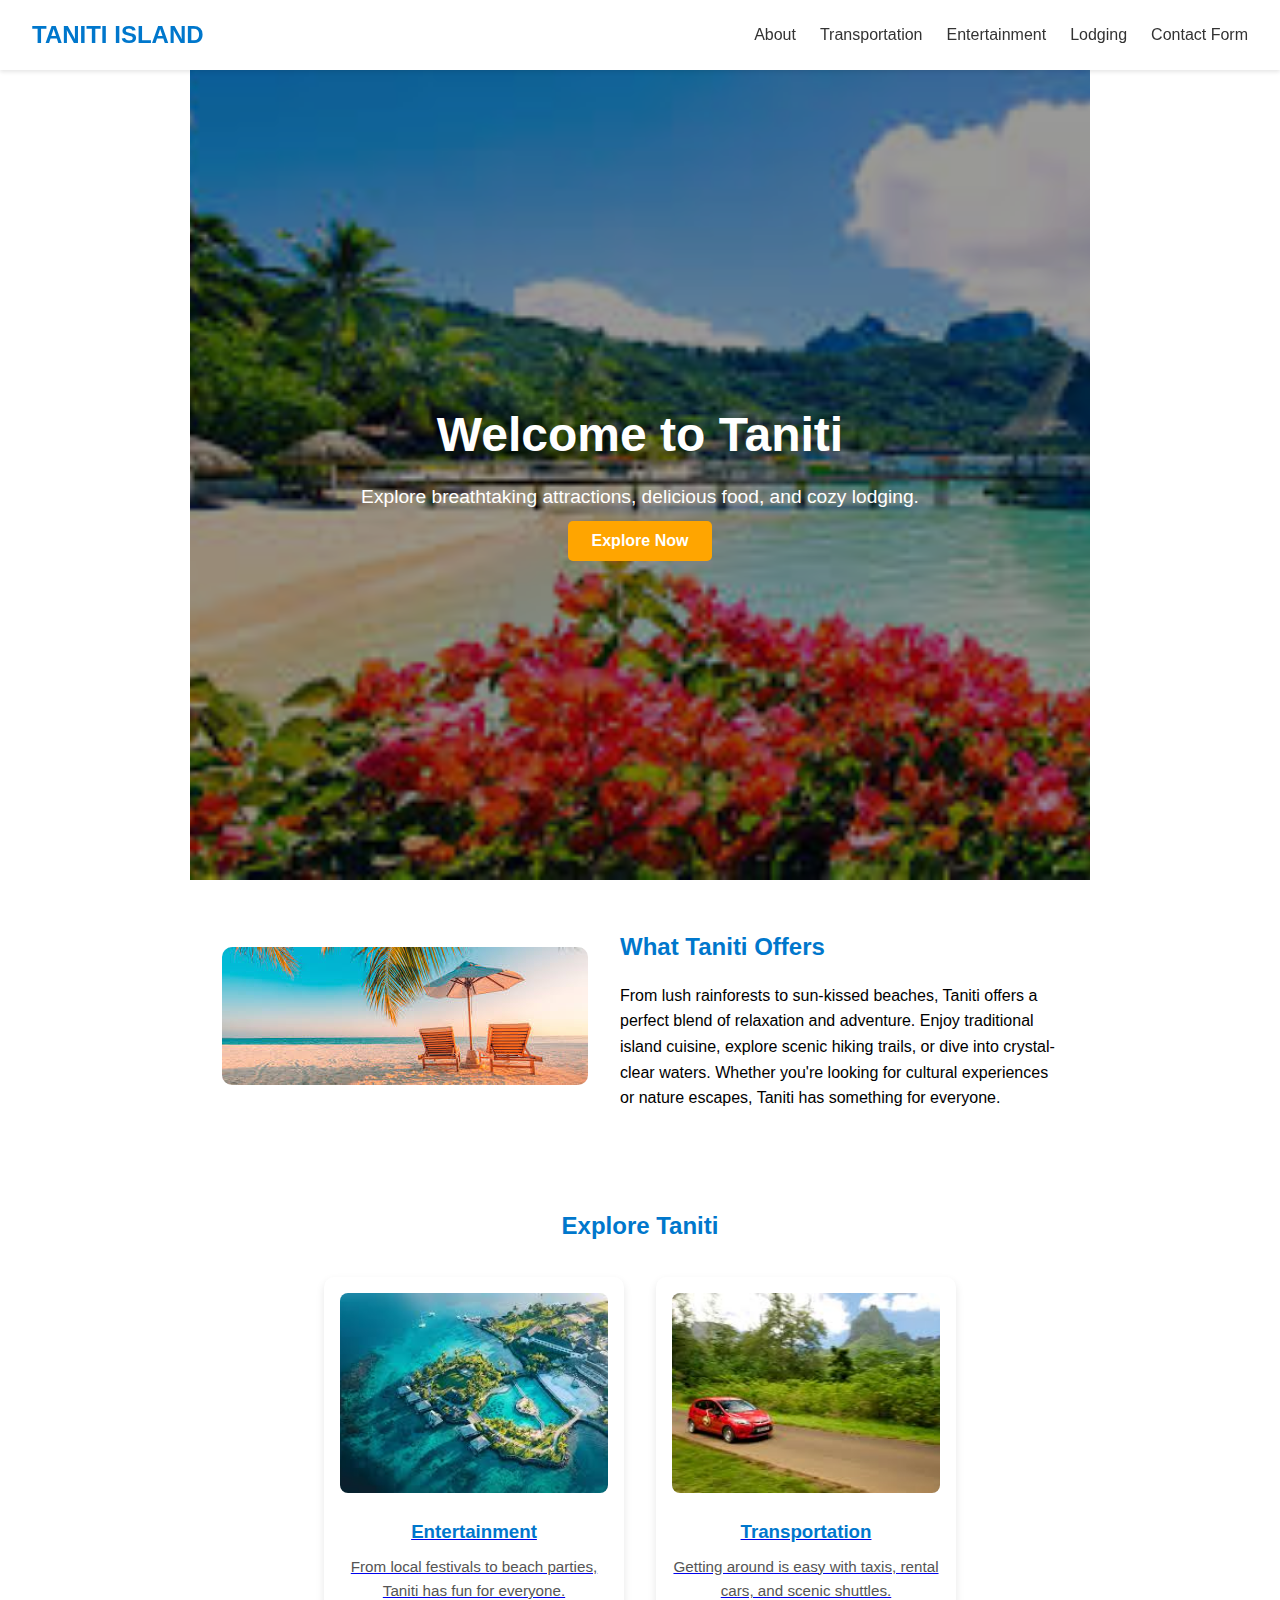
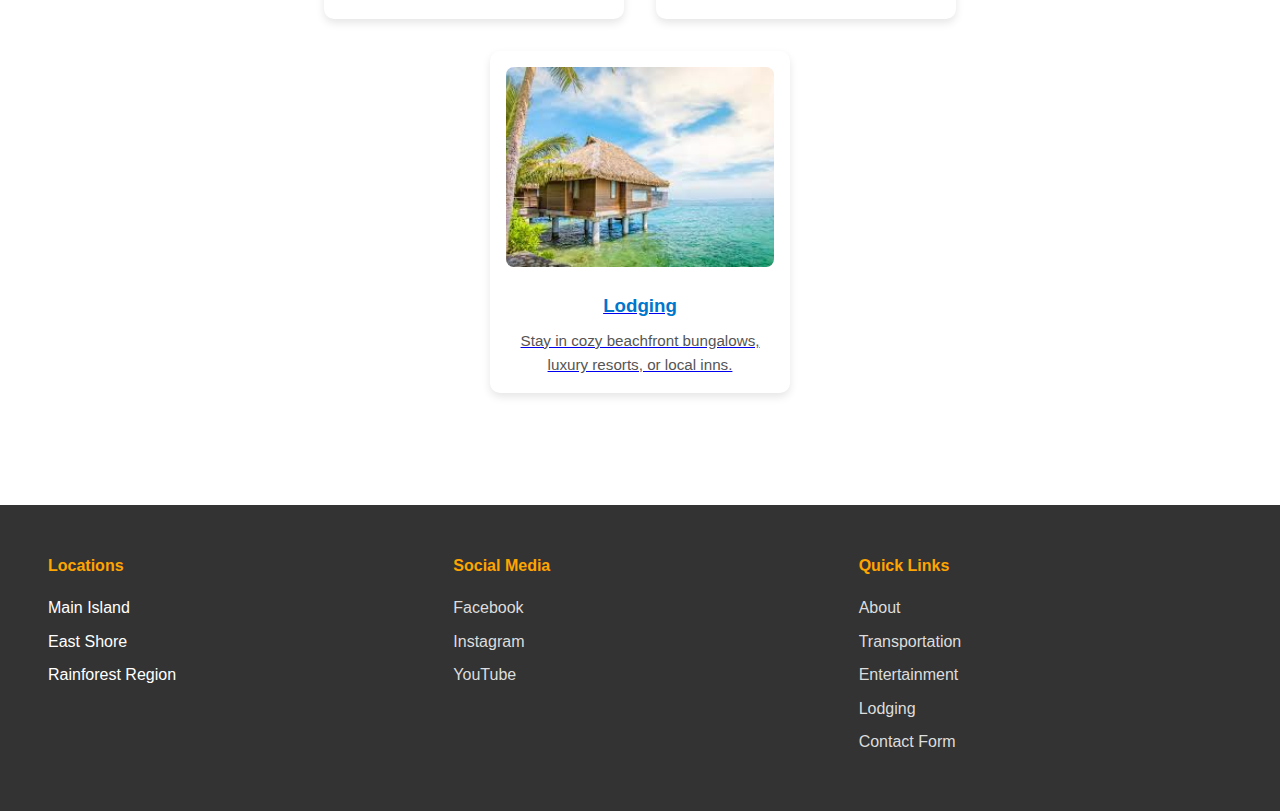
<file: index.html>
<!DOCTYPE html>
<html lang="en">
<head>
  <meta charset="UTF-8" />
  <meta name="viewport" content="width=device-width, initial-scale=1.0"/>
  <title>Taniti Island</title>
  <link rel="stylesheet" href="styles.css" />
</head>
<body>

  <!-- Navbar -->
  <header class="navbar">
    <a href="index.html" class="logo">TANITI ISLAND</a>
    <nav>
      <ul>
        <li><a href="about.html">About</a></li>
        <li><a href="transportation.html">Transportation</a></li>
        <li><a href="entertainment.html">Entertainment</a></li>
        <li><a href="lodging.html">Lodging</a></li>
        <li><a href="contact.html">Contact Form</a></li>
      </ul>
    </nav>
  </header>

  <!-- Hero Section -->
  <section class="hero">
    <div class="hero-content">
      <h1>Welcome to Taniti</h1>
      <p>Explore breathtaking attractions, delicious food, and cozy lodging.</p>
      <a href="about.html" class="btn">Explore Now</a>
    </div>
  </section>

  <!-- What Taniti Offers Section -->
  <section class="offer-section">
    <div class="offer-container">
      <div class="offer-image">
        <img src="images/offers.png" alt="Taniti Beach">
      </div>
      <div class="offer-text">
        <h2>What Taniti Offers</h2>
        <p>
          From lush rainforests to sun-kissed beaches, Taniti offers a perfect blend of relaxation and adventure. 
          Enjoy traditional island cuisine, explore scenic hiking trails, or dive into crystal-clear waters. 
          Whether you're looking for cultural experiences or nature escapes, Taniti has something for everyone.
        </p>
      </div>
    </div>
  </section>

<!-- Explore Taniti Section -->
<section>
    <h2 style="text-align: center;">Explore Taniti</h2>
    <div class="explore-gallery">
      <a href="entertainment.html" class="explore-card">
        <img src="images/entertainment.png" alt="Entertainment">
        <h3>Entertainment</h3>
        <p>From local festivals to beach parties, Taniti has fun for everyone.</p>
      </a>
      <a href="transportation.html" class="explore-card">
        <img src="images/car.png" alt="Transportation">
        <h3>Transportation</h3>
        <p>Getting around is easy with taxis, rental cars, and scenic shuttles.</p>
      </a>
      <a href="lodging.html" class="explore-card">
        <img src="images/lodging.png" alt="Lodging">
        <h3>Lodging</h3>
        <p>Stay in cozy beachfront bungalows, luxury resorts, or local inns.</p>
      </a>
    </div>
  </section>
  

    <!-- Footer -->
    <footer class="footer">
        <div class="footer-section">
          <h4>Locations</h4>
          <ul>
            <li>Main Island</li>
            <li>East Shore</li>
            <li>Rainforest Region</li>
          </ul>
        </div>
        <div class="footer-section">
          <h4>Social Media</h4>
          <ul>
            <li><a href="#">Facebook</a></li>
            <li><a href="#">Instagram</a></li>
            <li><a href="#">YouTube</a></li>
          </ul>
        </div>
        <div class="footer-section">
          <h4>Quick Links</h4>
          <ul>
            <li><a href="about.html">About</a></li>
            <li><a href="transportation.html">Transportation</a></li>
            <li><a href="entertainment.html">Entertainment</a></li>
            <li><a href="lodging.html">Lodging</a></li>
            <li><a href="contact.html">Contact Form</a></li>
          </ul>
        </div>
      </footer>

</body>
</html>
</file>
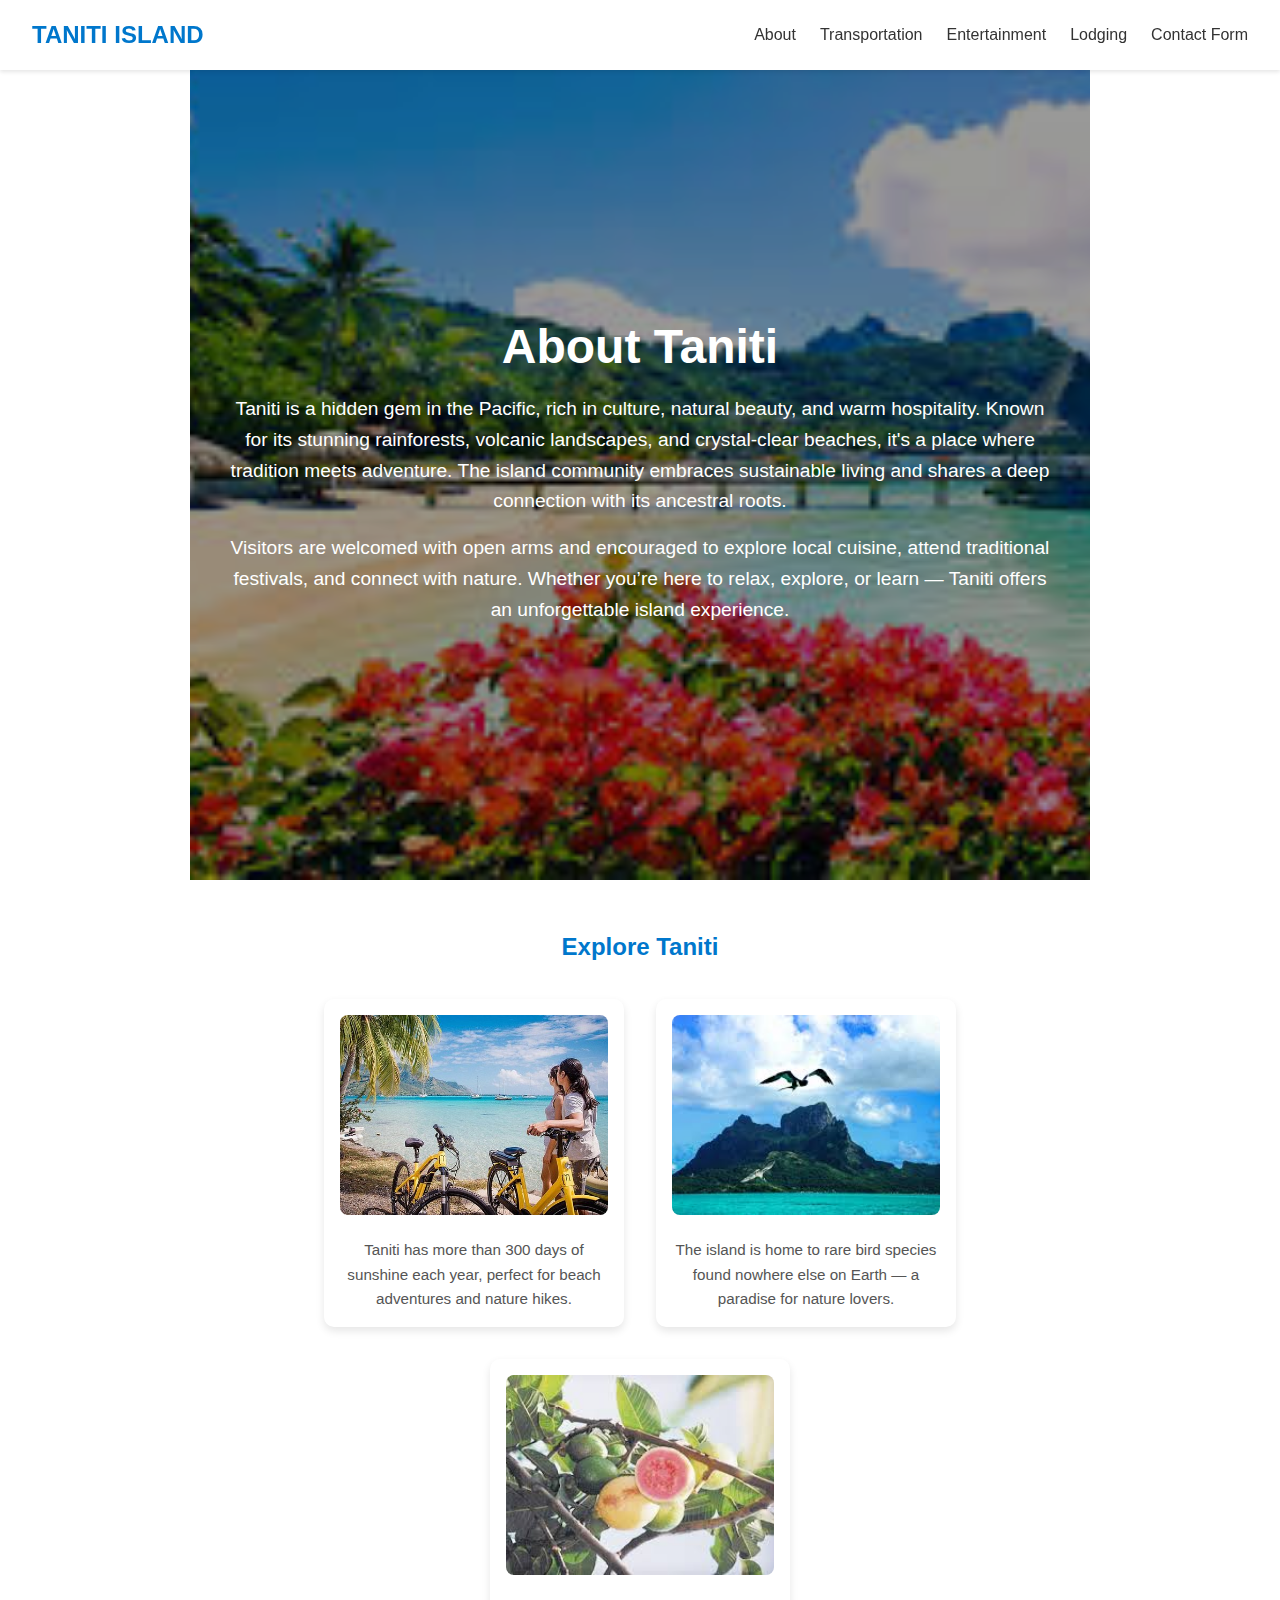
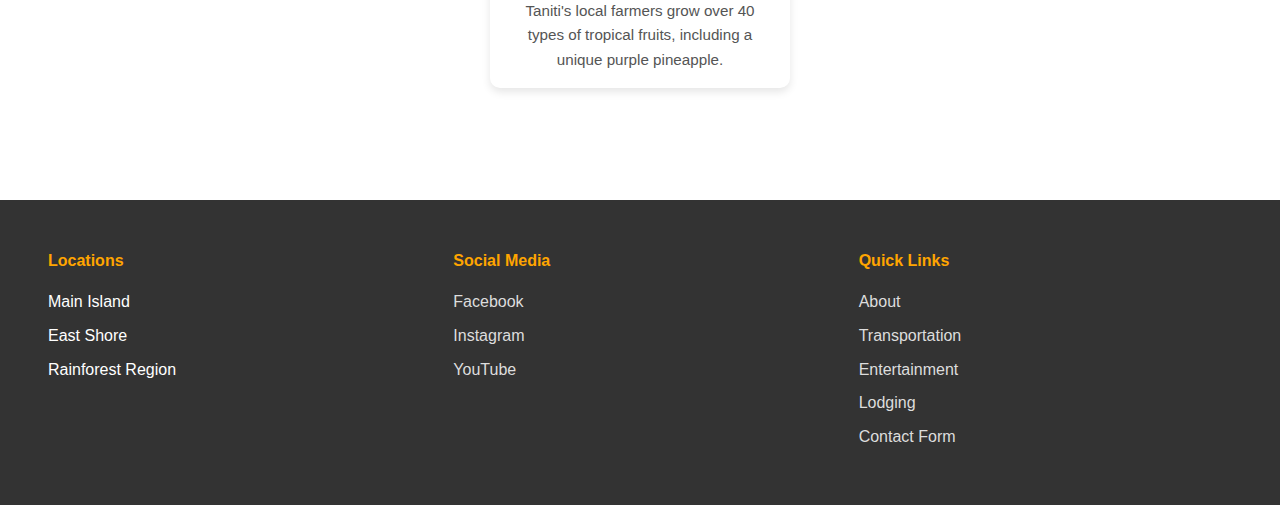
<file: about.html>
<!DOCTYPE html>
<html lang="en">
<head>
  <meta charset="UTF-8" />
  <meta name="viewport" content="width=device-width, initial-scale=1.0"/>
  <title>About Taniti</title>
  <link rel="stylesheet" href="styles.css" />
</head>
<body>

  <!-- Navbar -->
  <header class="navbar">
    <a href="index.html" class="logo">TANITI ISLAND</a>
    <nav>
      <ul>
        <li><a href="about.html">About</a></li>
        <li><a href="transportation.html">Transportation</a></li>
        <li><a href="entertainment.html">Entertainment</a></li>
        <li><a href="lodging.html">Lodging</a></li>
        <li><a href="contact.html">Contact Form</a></li>
      </ul>
    </nav>
  </header>

  <!-- Hero Section -->
  <section class="hero">
    <div class="hero-content">
      <h1>About Taniti</h1>
      <p>
        Taniti is a hidden gem in the Pacific, rich in culture, natural beauty, and warm hospitality.
        Known for its stunning rainforests, volcanic landscapes, and crystal-clear beaches, it's a place 
        where tradition meets adventure. The island community embraces sustainable living and shares 
        a deep connection with its ancestral roots.
      </p>
      <p>
        Visitors are welcomed with open arms and encouraged to explore local cuisine, attend traditional 
        festivals, and connect with nature. Whether you’re here to relax, explore, or learn — Taniti offers
        an unforgettable island experience.
      </p>    </div>
  </section>

  <!-- Explore Taniti: Fun Facts Only -->
  <section>
    <h2 style="text-align: center;">Explore Taniti</h2>
    <div class="explore-gallery">
      <div class="explore-card">
        <img src="images/bike.png" alt="Taniti Fact 1">
        <p>Taniti has more than 300 days of sunshine each year, perfect for beach adventures and nature hikes.</p>
      </div>
      <div class="explore-card">
        <img src="images/bird.png" alt="Taniti Fact 2">
        <p>The island is home to rare bird species found nowhere else on Earth — a paradise for nature lovers.</p>
      </div>
      <div class="explore-card">
        <img src="images/fruitL.png" alt="Taniti Fact 3">
        <p>Taniti's local farmers grow over 40 types of tropical fruits, including a unique purple pineapple.</p>
      </div>
    </div>
  </section>

  <!-- Footer -->
  <footer class="footer">
    <div class="footer-section">
      <h4>Locations</h4>
      <ul>
        <li>Main Island</li>
        <li>East Shore</li>
        <li>Rainforest Region</li>
      </ul>
    </div>
    <div class="footer-section">
      <h4>Social Media</h4>
      <ul>
        <li><a href="#">Facebook</a></li>
        <li><a href="#">Instagram</a></li>
        <li><a href="#">YouTube</a></li>
      </ul>
    </div>
    <div class="footer-section">
      <h4>Quick Links</h4>
      <ul>
        <li><a href="about.html">About</a></li>
        <li><a href="transportation.html">Transportation</a></li>
        <li><a href="entertainment.html">Entertainment</a></li>
        <li><a href="lodging.html">Lodging</a></li>
        <li><a href="contact.html">Contact Form</a></li>
      </ul>
    </div>
  </footer>

</body>
</html>
</file>
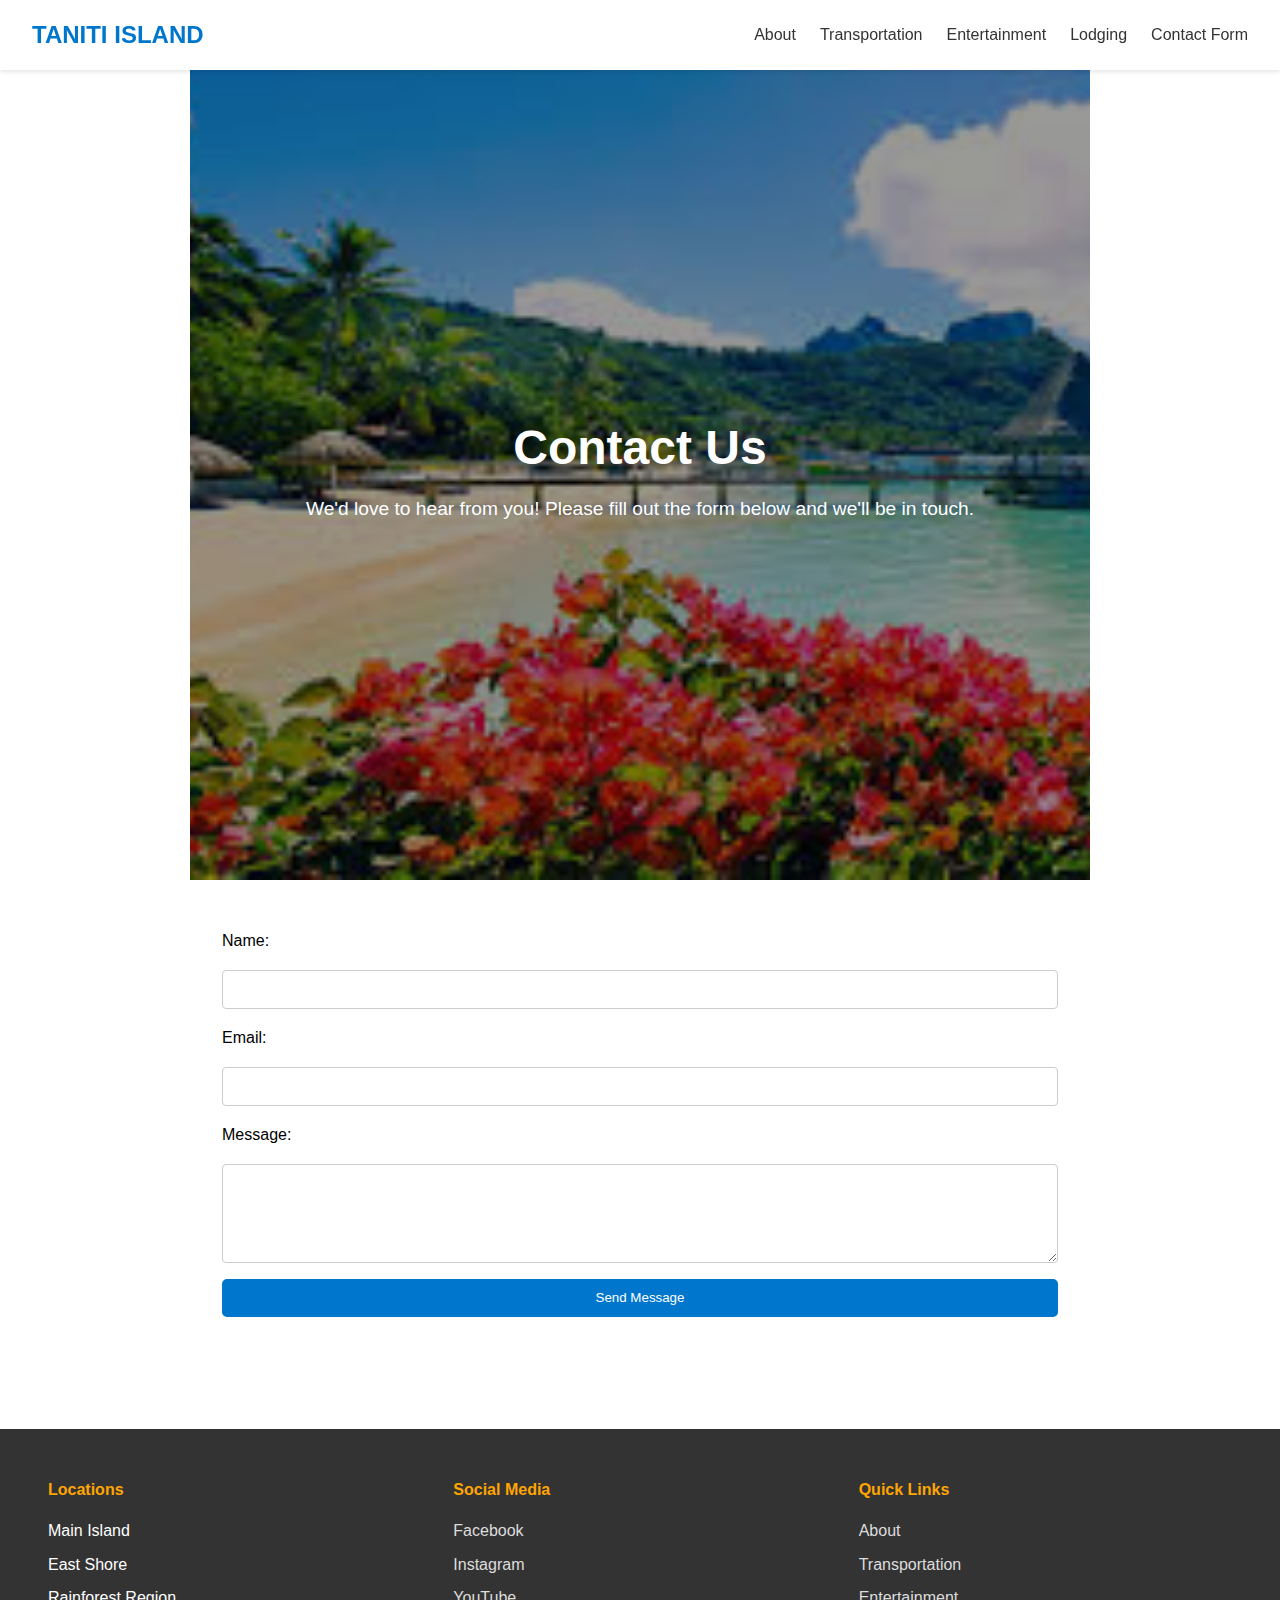
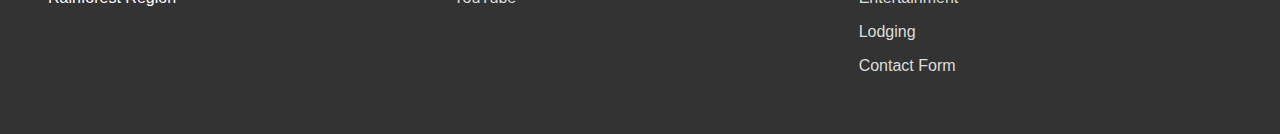
<file: contact.html>
<!DOCTYPE html>
<html lang="en">
<head>
  <meta charset="UTF-8" />
  <meta name="viewport" content="width=device-width, initial-scale=1.0"/>
  <title>Contact Taniti</title>
  <link rel="stylesheet" href="styles.css" />
</head>
<body>

  <!-- Navbar -->
  <header class="navbar">
    <a href="index.html" class="logo">TANITI ISLAND</a>
    <nav>
      <ul>
        <li><a href="about.html">About</a></li>
        <li><a href="transportation.html">Transportation</a></li>
        <li><a href="entertainment.html">Entertainment</a></li>
        <li><a href="lodging.html">Lodging</a></li>
        <li><a href="contact.html">Contact Form</a></li>
      </ul>
    </nav>
  </header>

  <!-- Hero Section -->
  <section class="hero">
    <div class="hero-content">
      <h1>Contact Us</h1>
      <p>We'd love to hear from you! Please fill out the form below and we'll be in touch.</p>
    </div>
  </section>

  <!-- Contact Form Section -->
  <section>
    <form action="#" method="POST">
      <label for="name">Name:</label>
      <input type="text" id="name" name="name" required />

      <label for="email">Email:</label>
      <input type="email" id="email" name="email" required />

      <label for="message">Message:</label>
      <textarea id="message" name="message" rows="5" required></textarea>

      <button type="submit">Send Message</button>
    </form>
  </section>

  <!-- Footer -->
  <footer class="footer">
    <div class="footer-section">
      <h4>Locations</h4>
      <ul>
        <li>Main Island</li>
        <li>East Shore</li>
        <li>Rainforest Region</li>
      </ul>
    </div>
    <div class="footer-section">
      <h4>Social Media</h4>
      <ul>
        <li><a href="#">Facebook</a></li>
        <li><a href="#">Instagram</a></li>
        <li><a href="#">YouTube</a></li>
      </ul>
    </div>
    <div class="footer-section">
      <h4>Quick Links</h4>
      <ul>
        <li><a href="about.html">About</a></li>
        <li><a href="transportation.html">Transportation</a></li>
        <li><a href="entertainment.html">Entertainment</a></li>
        <li><a href="lodging.html">Lodging</a></li>
        <li><a href="contact.html">Contact Form</a></li>
      </ul>
    </div>
  </footer>

</body>
</html>
</file>
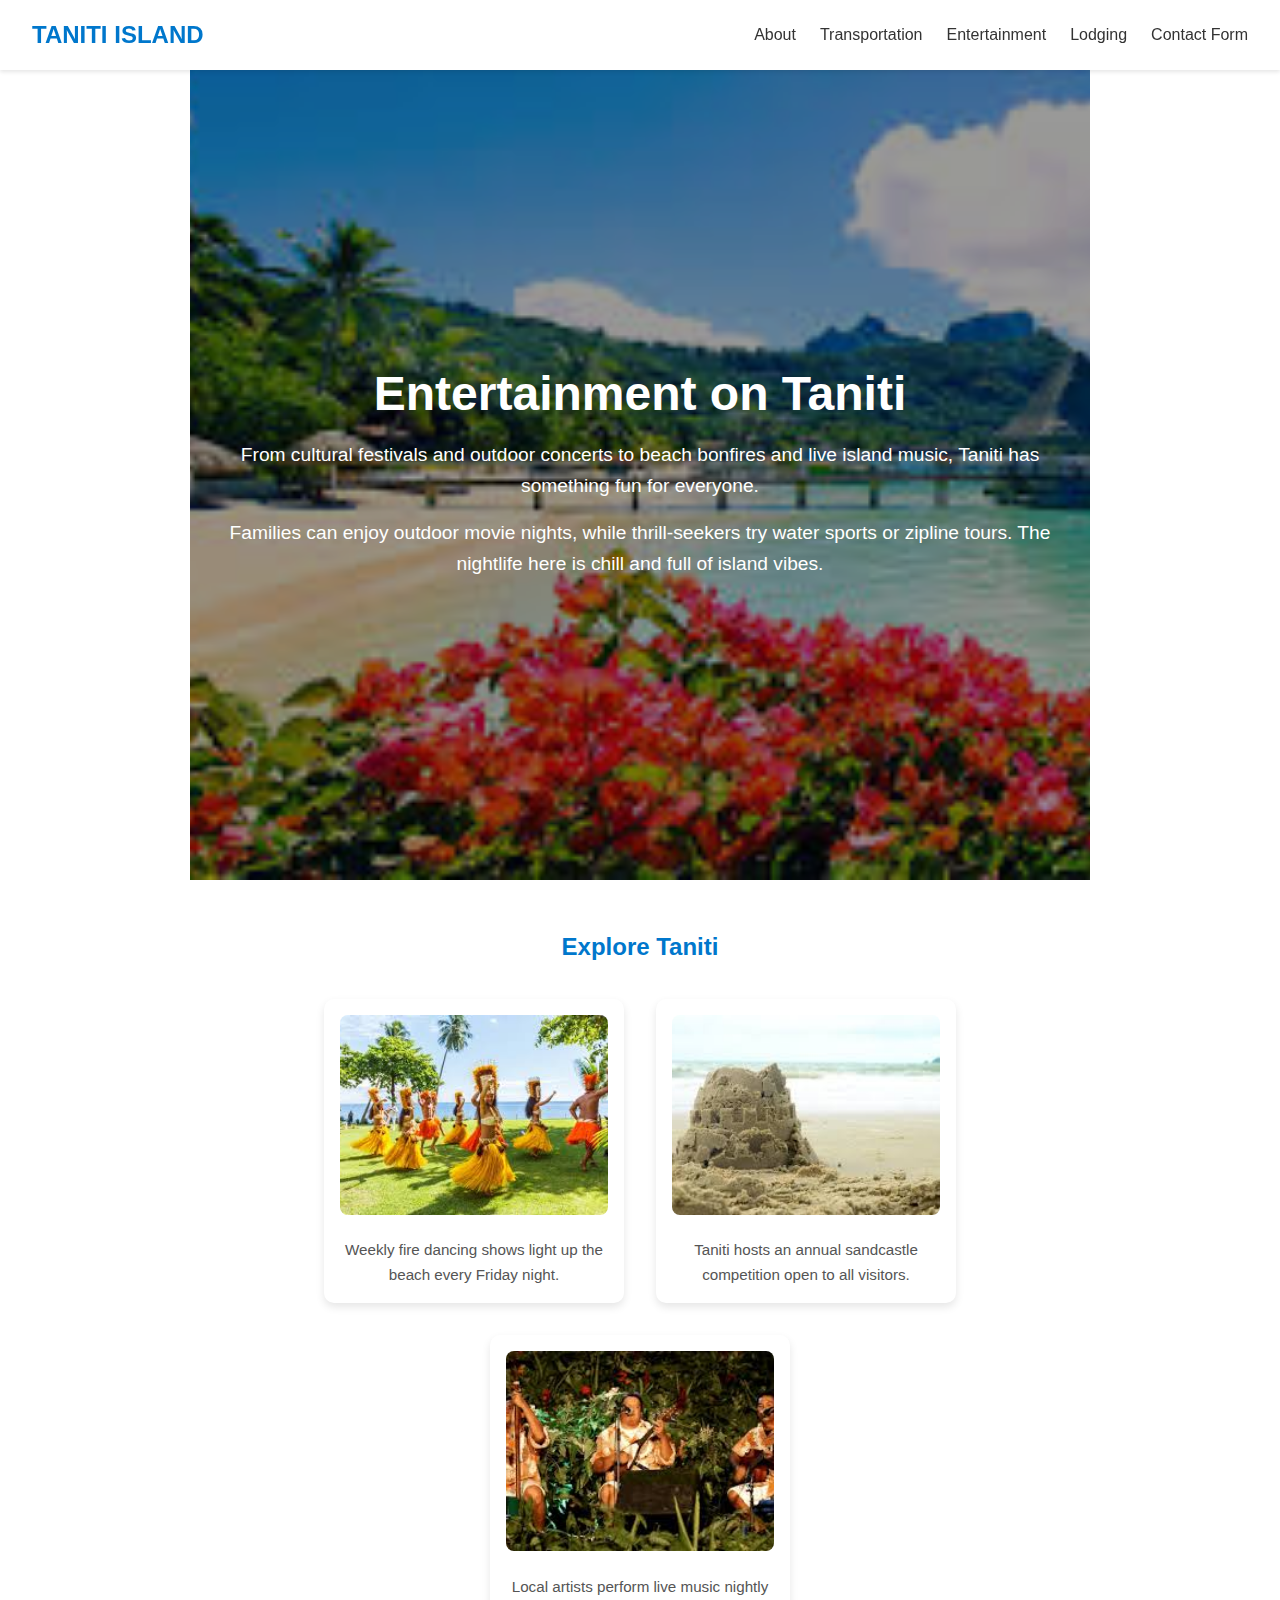
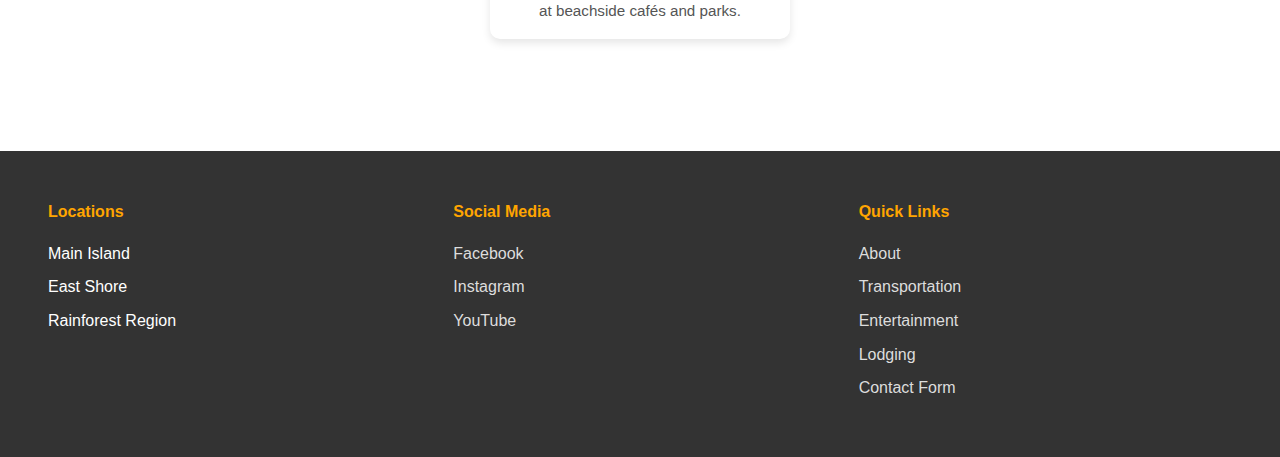
<file: entertainment.html>
<!DOCTYPE html>
<html lang="en">
<head>
  <meta charset="UTF-8" />
  <meta name="viewport" content="width=device-width, initial-scale=1.0"/>
  <title>Entertainment - Taniti Island</title>
  <link rel="stylesheet" href="styles.css" />
</head>
<body>

  <header class="navbar">
    <a href="index.html" class="logo">TANITI ISLAND</a>
    <nav>
      <ul>
        <li><a href="about.html">About</a></li>
        <li><a href="transportation.html">Transportation</a></li>
        <li><a href="entertainment.html">Entertainment</a></li>
        <li><a href="lodging.html">Lodging</a></li>
        <li><a href="contact.html">Contact Form</a></li>
      </ul>
    </nav>
  </header>

  <section class="hero">
    <div class="hero-content">
      <h1>Entertainment on Taniti</h1>
      <p>
        From cultural festivals and outdoor concerts to beach bonfires and live island music,
        Taniti has something fun for everyone.
      </p>
      <p>
        Families can enjoy outdoor movie nights, while thrill-seekers try water sports or zipline tours. 
        The nightlife here is chill and full of island vibes.
      </p>
    </div>
  </section>

  <section>
    <h2 style="text-align: center;">Explore Taniti</h2>
    <div class="explore-gallery">
      <div class="explore-card">
        <img src="images/dance.png" alt="Taniti Fact">
        <p>Weekly fire dancing shows light up the beach every Friday night.</p>
      </div>
      <div class="explore-card">
        <img src="images/sand.png" alt="Taniti Fact">
        <p>Taniti hosts an annual sandcastle competition open to all visitors.</p>
      </div>
      <div class="explore-card">
        <img src="images/music.png" alt="Taniti Fact">
        <p>Local artists perform live music nightly at beachside cafés and parks.</p>
      </div>
    </div>
  </section>

  <footer class="footer">
    <div class="footer-section">
      <h4>Locations</h4>
      <ul>
        <li>Main Island</li>
        <li>East Shore</li>
        <li>Rainforest Region</li>
      </ul>
    </div>
    <div class="footer-section">
      <h4>Social Media</h4>
      <ul>
        <li><a href="#">Facebook</a></li>
        <li><a href="#">Instagram</a></li>
        <li><a href="#">YouTube</a></li>
      </ul>
    </div>
    <div class="footer-section">
      <h4>Quick Links</h4>
      <ul>
        <li><a href="about.html">About</a></li>
        <li><a href="transportation.html">Transportation</a></li>
        <li><a href="entertainment.html">Entertainment</a></li>
        <li><a href="lodging.html">Lodging</a></li>
        <li><a href="contact.html">Contact Form</a></li>
      </ul>
    </div>
  </footer>

</body>
</html>
</file>
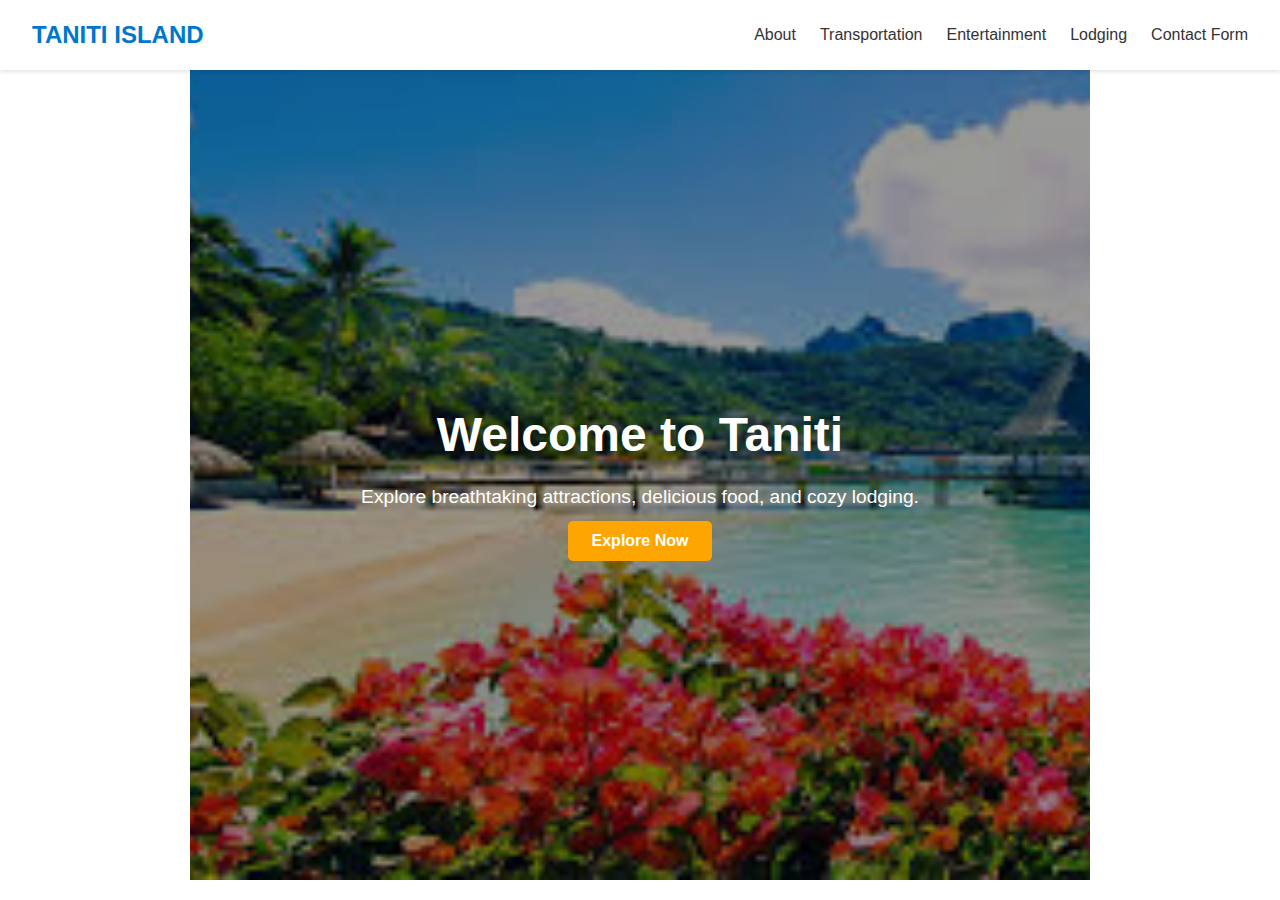
<file: index copy.html>
<!DOCTYPE html>
<html lang="en">
<head>
  <meta charset="UTF-8" />
  <meta name="viewport" content="width=device-width, initial-scale=1.0"/>
  <title>Taniti Island</title>
  <link rel="stylesheet" href="styles.css"/>
</head>
<body>
  <header class="navbar">
    <div class="logo">TANITI ISLAND</div>
    <nav>
      <ul>
        <li><a href="about.html">About</a></li>
        <li><a href="transportation.html">Transportation</a></li>
        <li><a href="entertainment.html">Entertainment</a></li>
        <li><a href="lodging.html">Lodging</a></li>
        <li><a href="contact.html">Contact Form</a></li>
      </ul>
    </nav>
  </header>

  <section class="hero">
    <div class="hero-content">
      <h1>Welcome to Taniti</h1>
      <p>Explore breathtaking attractions, delicious food, and cozy lodging.</p>
      <a href="about.html" class="btn">Explore Now</a>
    </div>
  </section>
</body>
</html>
</file>
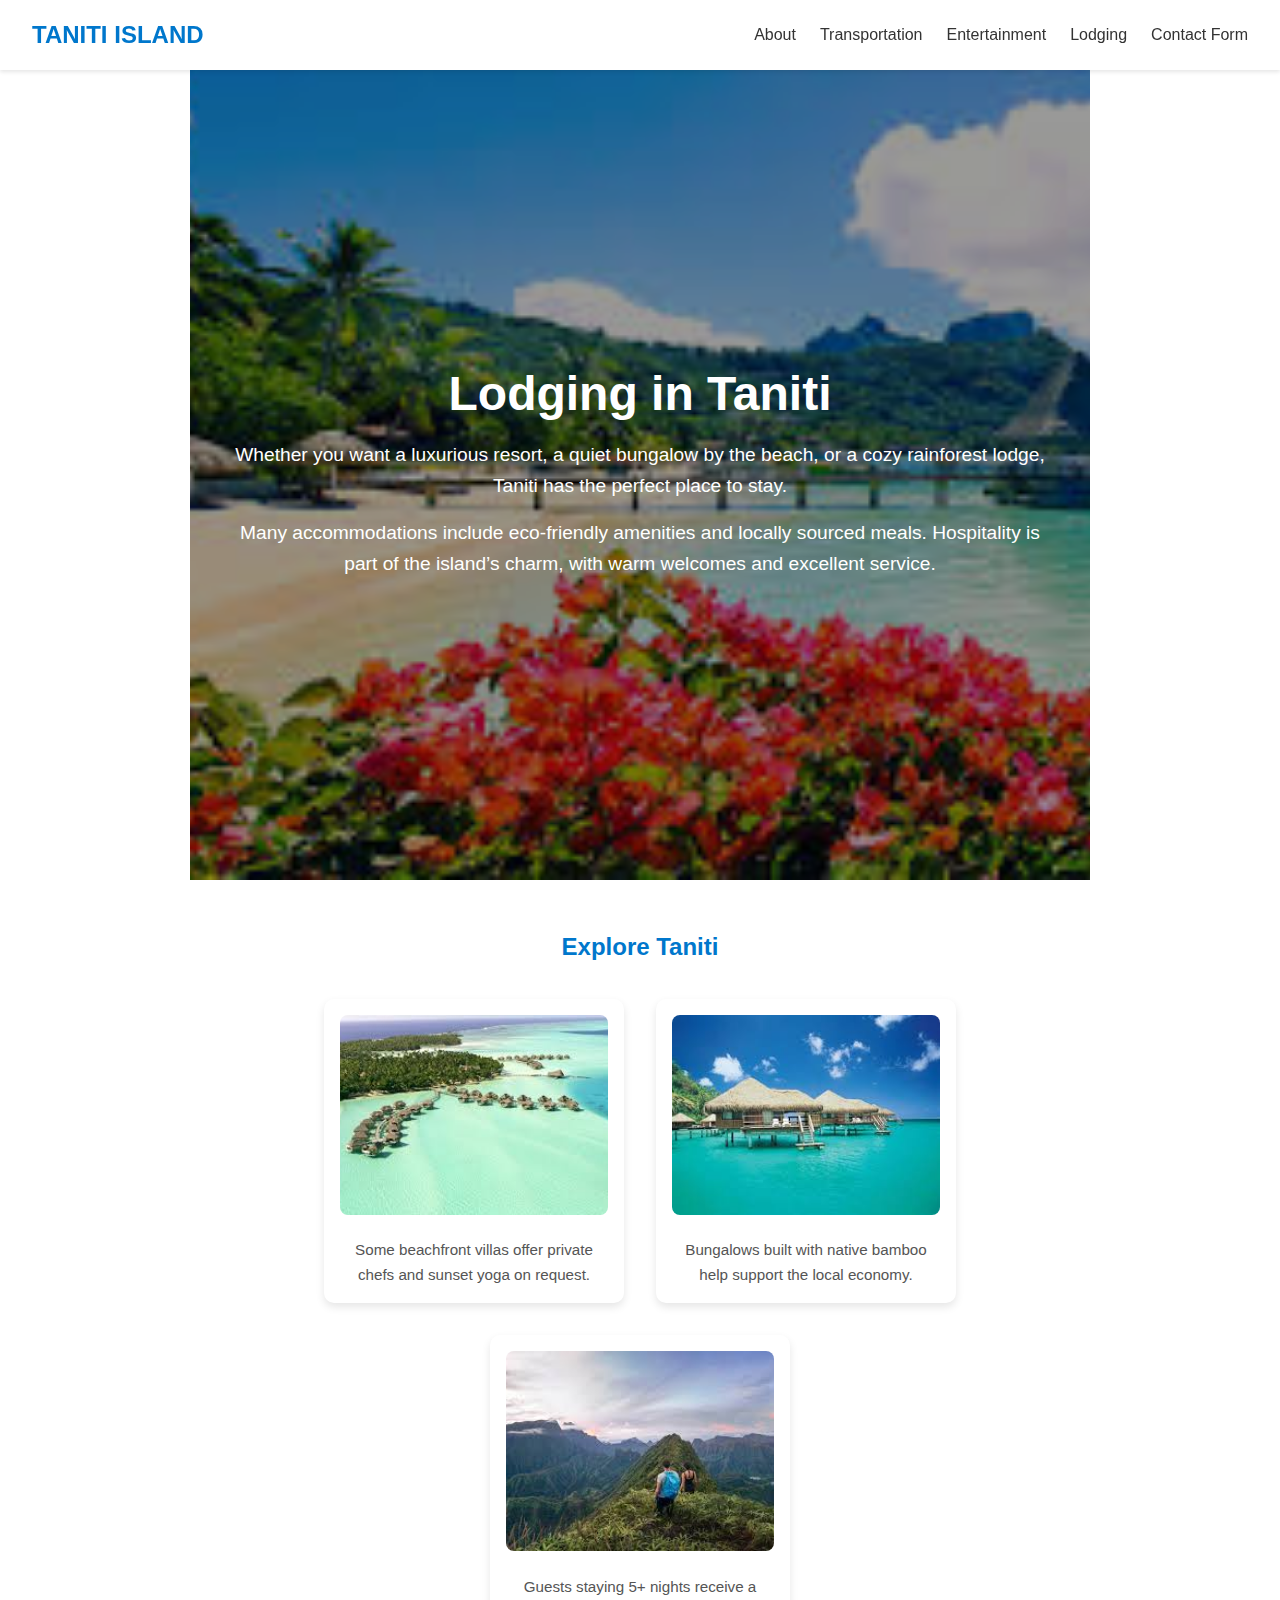
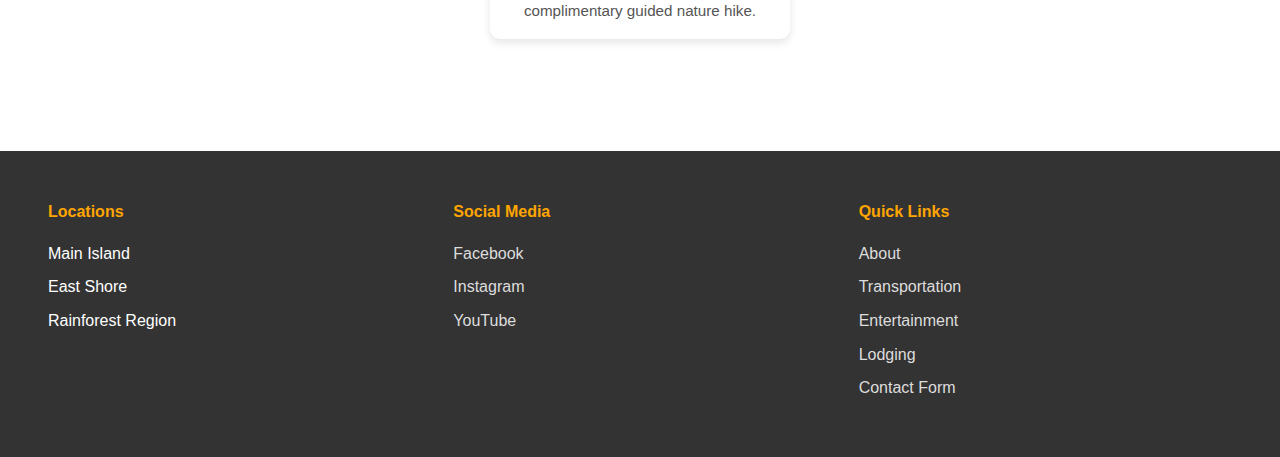
<file: lodging.html>
<!DOCTYPE html>
<html lang="en">
<head>
  <meta charset="UTF-8" />
  <meta name="viewport" content="width=device-width, initial-scale=1.0"/>
  <title>Lodging - Taniti Island</title>
  <link rel="stylesheet" href="styles.css" />
</head>
<body>

  <header class="navbar">
    <a href="index.html" class="logo">TANITI ISLAND</a>
    <nav>
      <ul>
        <li><a href="about.html">About</a></li>
        <li><a href="transportation.html">Transportation</a></li>
        <li><a href="entertainment.html">Entertainment</a></li>
        <li><a href="lodging.html">Lodging</a></li>
        <li><a href="contact.html">Contact Form</a></li>
      </ul>
    </nav>
  </header>

  <section class="hero">
    <div class="hero-content">
      <h1>Lodging in Taniti</h1>
      <p>
        Whether you want a luxurious resort, a quiet bungalow by the beach, or a cozy rainforest lodge,
        Taniti has the perfect place to stay.
      </p>
      <p>
        Many accommodations include eco-friendly amenities and locally sourced meals. 
        Hospitality is part of the island’s charm, with warm welcomes and excellent service.
      </p>
    </div>
  </section>

  <section>
    <h2 style="text-align: center;">Explore Taniti</h2>
    <div class="explore-gallery">
      <div class="explore-card">
        <img src="images/villas.png" alt="Taniti Fact">
        <p>Some beachfront villas offer private chefs and sunset yoga on request.</p>
      </div>
      <div class="explore-card">
        <img src="images/bung.png" alt="Taniti Fact">
        <p>Bungalows built with native bamboo help support the local economy.</p>
      </div>
      <div class="explore-card">
        <img src="images/hike.png" alt="Taniti Fact">
        <p>Guests staying 5+ nights receive a complimentary guided nature hike.</p>
      </div>
    </div>
  </section>

  <footer class="footer">
    <div class="footer-section">
      <h4>Locations</h4>
      <ul>
        <li>Main Island</li>
        <li>East Shore</li>
        <li>Rainforest Region</li>
      </ul>
    </div>
    <div class="footer-section">
      <h4>Social Media</h4>
      <ul>
        <li><a href="#">Facebook</a></li>
        <li><a href="#">Instagram</a></li>
        <li><a href="#">YouTube</a></li>
      </ul>
    </div>
    <div class="footer-section">
      <h4>Quick Links</h4>
      <ul>
        <li><a href="about.html">About</a></li>
        <li><a href="transportation.html">Transportation</a></li>
        <li><a href="entertainment.html">Entertainment</a></li>
        <li><a href="lodging.html">Lodging</a></li>
        <li><a href="contact.html">Contact Form</a></li>
      </ul>
</file>
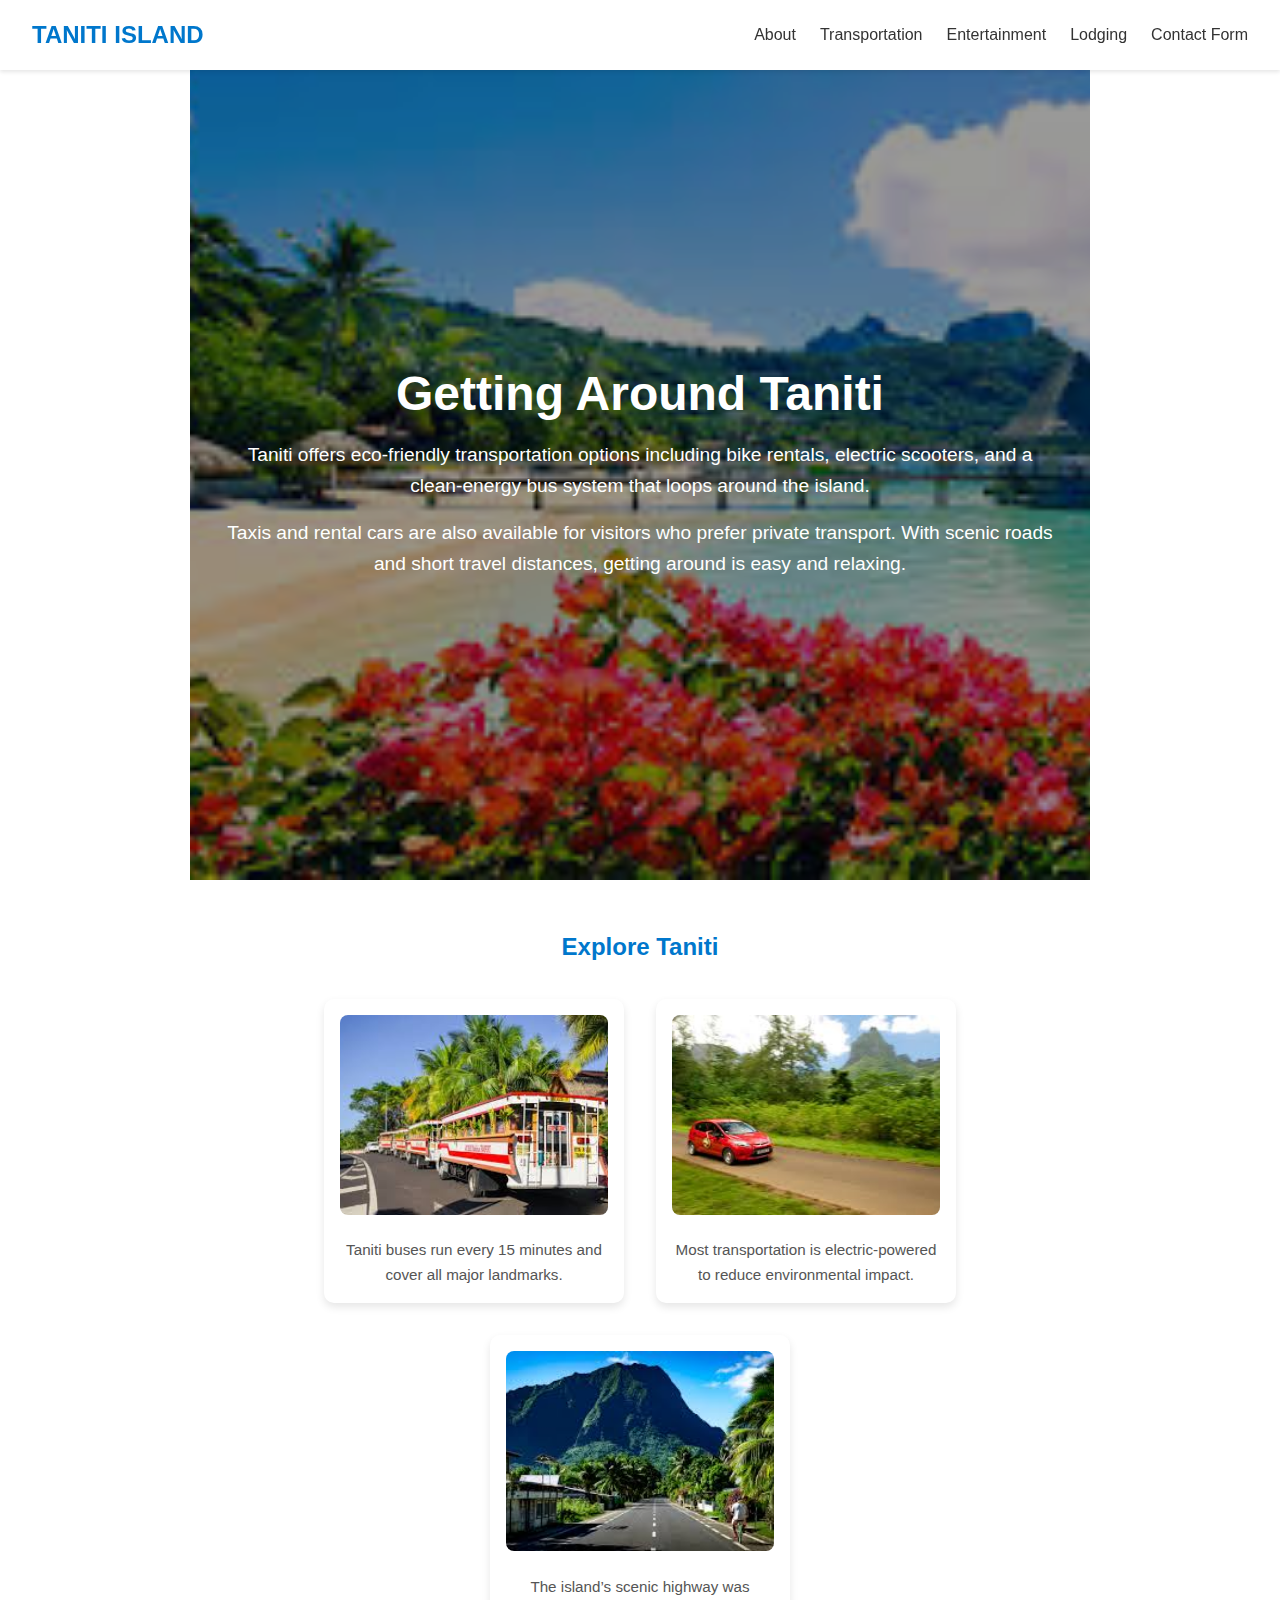
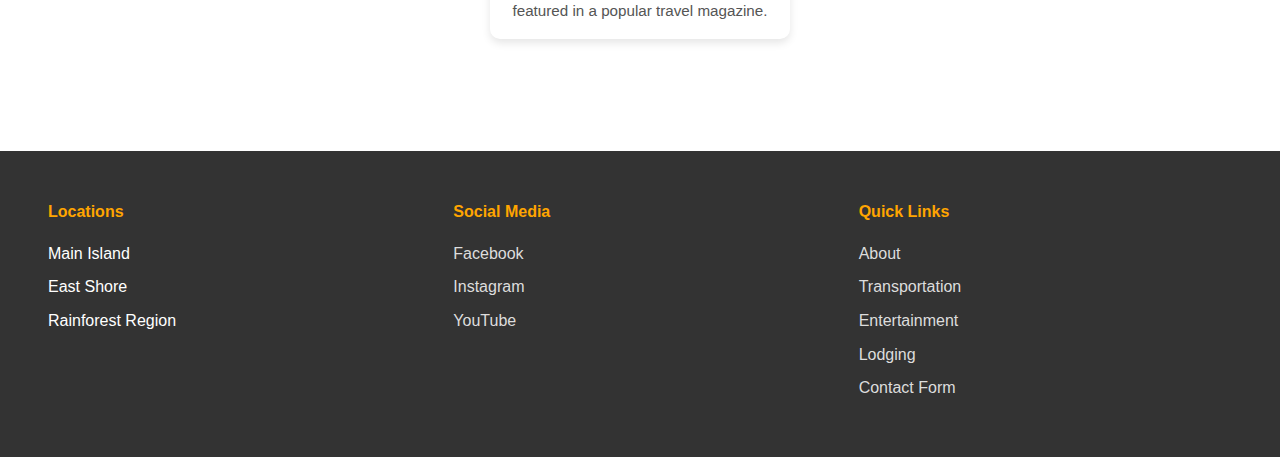
<file: transportation.html>
<!DOCTYPE html>
<html lang="en">
<head>
  <meta charset="UTF-8" />
  <meta name="viewport" content="width=device-width, initial-scale=1.0"/>
  <title>Transportation - Taniti Island</title>
  <link rel="stylesheet" href="styles.css" />
</head>
<body>

  <header class="navbar">
    <a href="index.html" class="logo">TANITI ISLAND</a>
    <nav>
      <ul>
        <li><a href="about.html">About</a></li>
        <li><a href="transportation.html">Transportation</a></li>
        <li><a href="entertainment.html">Entertainment</a></li>
        <li><a href="lodging.html">Lodging</a></li>
        <li><a href="contact.html">Contact Form</a></li>
      </ul>
    </nav>
  </header>

  <section class="hero">
    <div class="hero-content">
      <h1>Getting Around Taniti</h1>
      <p>
        Taniti offers eco-friendly transportation options including bike rentals, electric scooters, 
        and a clean-energy bus system that loops around the island.
      </p>
      <p>
        Taxis and rental cars are also available for visitors who prefer private transport. 
        With scenic roads and short travel distances, getting around is easy and relaxing.
      </p>
    </div>
  </section>

  <section>
    <h2 style="text-align: center;">Explore Taniti</h2>
    <div class="explore-gallery">
      <div class="explore-card">
        <img src="images/bus.png" alt="Taniti Fact">
        <p>Taniti buses run every 15 minutes and cover all major landmarks.</p>
      </div>
      <div class="explore-card">
        <img src="images/car.png" alt="Taniti Fact">
        <p>Most transportation is electric-powered to reduce environmental impact.</p>
      </div>
      <div class="explore-card">
        <img src="images/road.png" alt="Taniti Fact">
        <p>The island’s scenic highway was featured in a popular travel magazine.</p>
      </div>
    </div>
  </section>

  <footer class="footer">
    <div class="footer-section">
      <h4>Locations</h4>
      <ul>
        <li>Main Island</li>
        <li>East Shore</li>
        <li>Rainforest Region</li>
      </ul>
    </div>
    <div class="footer-section">
      <h4>Social Media</h4>
      <ul>
        <li><a href="#">Facebook</a></li>
        <li><a href="#">Instagram</a></li>
        <li><a href="#">YouTube</a></li>
      </ul>
    </div>
    <div class="footer-section">
      <h4>Quick Links</h4>
      <ul>
        <li><a href="about.html">About</a></li>
        <li><a href="transportation.html">Transportation</a></li>
        <li><a href="entertainment.html">Entertainment</a></li>
        <li><a href="lodging.html">Lodging</a></li>
        <li><a href="contact.html">Contact Form</a></li>
      </ul>
    </div>
  </footer>

</body>
</html>
</file>
<file: styles.css>
* {
    box-sizing: border-box;
    margin: 0;
    padding: 0;
    font-family: Arial, sans-serif;
  }
  
  body {
    line-height: 1.6;
  }
  
  /* Navbar */
  .navbar {
    position: sticky;
    top: 0;
    background-color: #ffffff;
    box-shadow: 0 2px 4px rgba(0,0,0,0.1);
    display: flex;
    justify-content: space-between;
    align-items: center;
    padding: 1rem 2rem;
    z-index: 1000;
  }
  
  .navbar .logo {
    font-size: 1.5rem;
    font-weight: bold;
    color: #0077cc;
  }
  
  .navbar ul {
    display: flex;
    list-style: none;
    gap: 1.5rem;
  }

  /* Footer */
.footer {
    display: flex;
    flex-wrap: wrap;
    justify-content: space-around;
    background-color: #333;
    color: white;
    padding: 2rem;
    margin-top: 4rem;
  }
  
  .footer-section {
    flex: 1 1 200px;
    margin: 1rem;
  }
  
  .footer-section h4 {
    margin-bottom: 1rem;
    color: #ffa500;
  }
  
  .footer-section ul {
    list-style: none;
    padding: 0;
  }
  
  .footer-section li {
    margin-bottom: 0.5rem;
  }
  
  .footer-section a {
    color: #ddd;
    text-decoration: none;
  }
  
  .footer-section a:hover {
    color: #ffa500;
  }
  
  .navbar a {
    text-decoration: none;
    color: #333;
    transition: color 0.3s ease;
  }
  
  .navbar a:hover {
    color: #0077cc;
  }
  
  /* Hero Section */
  .hero {
    background: url('images/image.png') no-repeat center center/cover;
    height: 90vh;
    color: white;
    display: flex;
    align-items: center;
    justify-content: center;
    text-align: center;
    position: relative;
  }
  
  .hero::before {
    content: "";
    position: absolute;
    top: 0; left: 0; right: 0; bottom: 0;
    background-color: rgba(0, 0, 0, 0.4);
  }
  
  .hero-content {
    position: relative;
    z-index: 1;
  }
  
  .hero h1 {
    font-size: 3rem;
    margin-bottom: 0.5rem;
  }
  
  .hero p {
    font-size: 1.2rem;
    margin-bottom: 1rem;
  }
  
  .btn {
    background-color: #ffa500;
    color: white;
    padding: 0.7rem 1.5rem;
    text-decoration: none;
    border-radius: 5px;
    font-weight: bold;
  }
  
  .btn:hover {
    background-color: #e69500;
  }
  
  /* Sections */
  section {
    padding: 3rem 2rem;
    max-width: 900px;
    margin: auto;
  }
  
  h2 {
    color: #0077cc;
    margin-bottom: 1rem;
  }
  
  /* Contact Form */
  form {
    display: flex;
    flex-direction: column;
    gap: 1rem;
  }
  
  input, textarea {
    padding: 0.7rem;
    border: 1px solid #ccc;
    border-radius: 4px;
  }
  
  button {
    padding: 0.7rem;
    border: none;
    background-color: #0077cc;
    color: white;
    border-radius: 5px;
    cursor: pointer;
  }
  
  button:hover {
    background-color: #005fa3;
  }
  
  /* Offer Section */
.offer-section {
    background-color: #fff;
    padding: 3rem 2rem;
  }
  
  .offer-container {
    display: flex;
    flex-wrap: wrap;
    align-items: center;
    gap: 2rem;
    max-width: 1000px;
    margin: auto;
  }
  
  .offer-image img {
    width: 100%;
    max-width: 400px;
    border-radius: 10px;
  }
  
  .offer-text {
    flex: 1;
  }
  
  .offer-text h2 {
    color: #0077cc;
    margin-bottom: 1rem;
  }
  
/* Explore Gallery */
.explore-gallery {
  display: flex;
  justify-content: center;
  gap: 2rem;
  margin-top: 2rem;
  flex-wrap: wrap;
  padding: 0 2rem;
}

.explore-card {
  background-color: #fff;
  border-radius: 10px;
  padding: 1rem;
  text-align: center;
  box-shadow: 0 4px 8px rgba(0,0,0,0.1);
  max-width: 300px;
  flex: 1 1 250px;
}

.explore-card img {
  width: 100%;
  height: 200px; /* ✅ Fix height */
  object-fit: cover; /* ✅ Crop to fill while preserving aspect ratio */
  border-radius: 8px;
  margin-bottom: 1rem;
}

.explore-card h3 {
  margin-bottom: 0.5rem;
  color: #0077cc;
}

.explore-card p {
  font-size: 0.95rem;
  color: #555;
}

form {
  display: flex;
  flex-direction: column;
  gap: 1rem;
}

input, textarea {
  padding: 0.7rem;
  border: 1px solid #ccc;
  border-radius: 4px;
}

button {
  padding: 0.7rem;
  border: none;
  background-color: #0077cc;
  color: white;
  border-radius: 5px;
  cursor: pointer;
}

button:hover {
  background-color: #005fa3;
}
</file>
